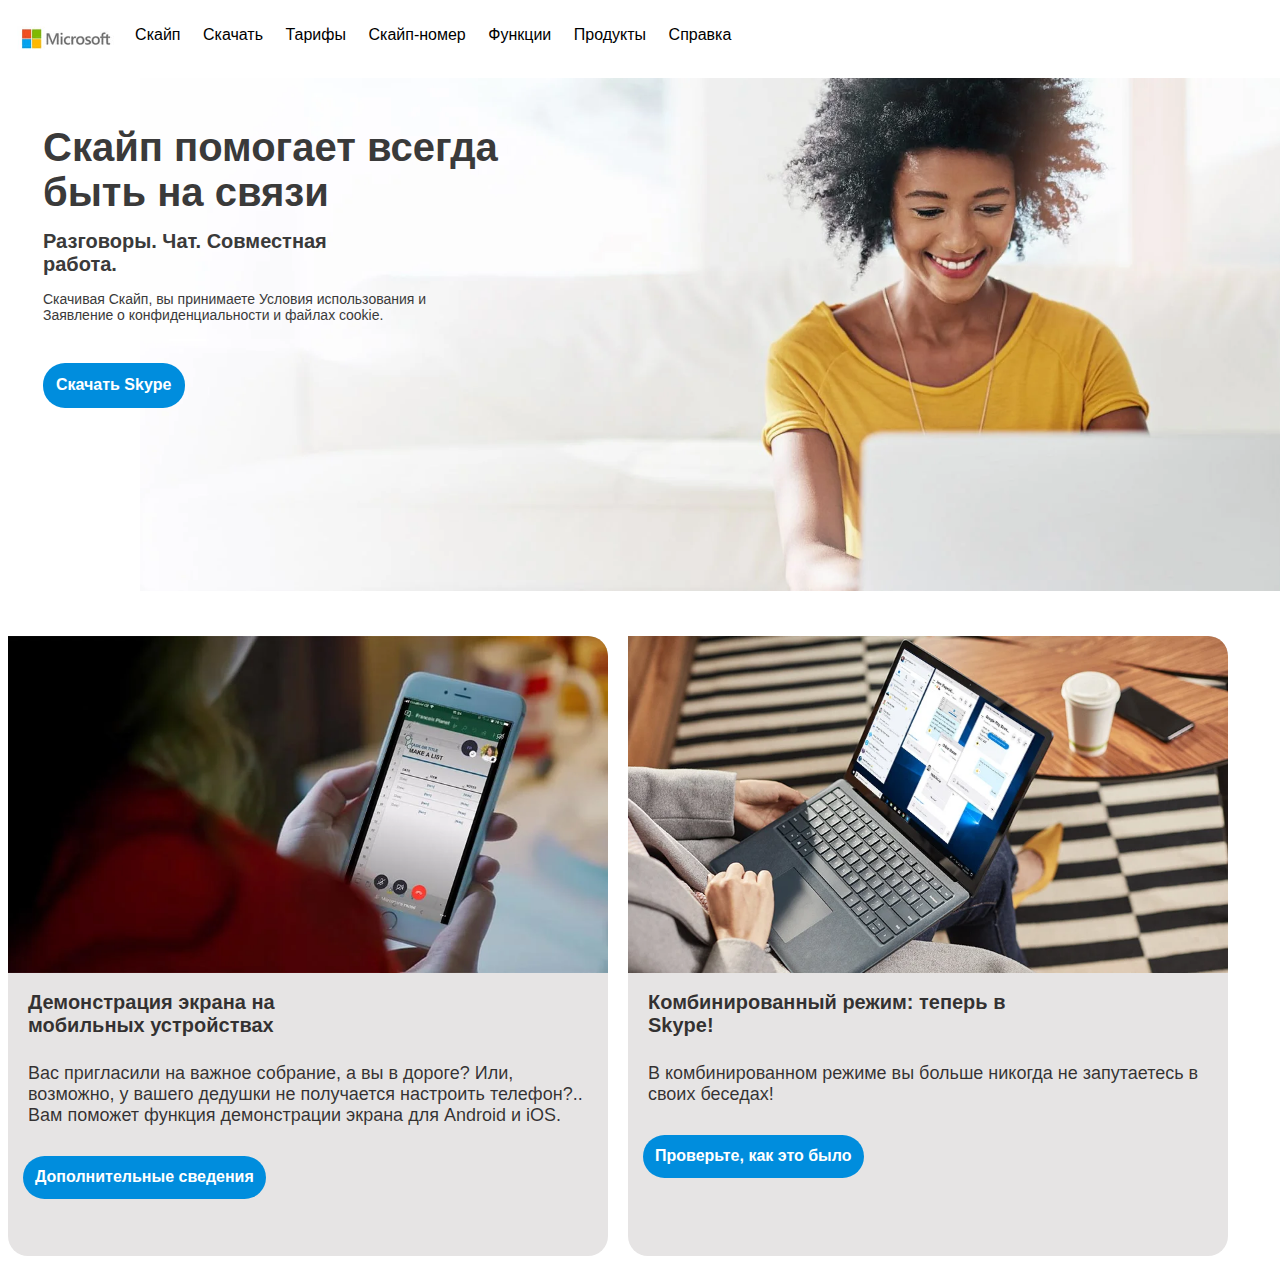
<file: index.html>
<!DOCTYPE html>
<html>
  <head>
    <meta charset="utf-8" />
    <title>Block and Float</title>
    <meta name="description" content="" />
    <link rel="stylesheet" href="./css/style15.css" />
  </head>
  <body>
    <div class="line">
      <img class="img" src="./img/img2.jpg" alt="Microsoft" />
      <a href="#" class="menu">Скайп</a>
      <a href="#" class="menu">Скачать</a>
      <a href="#" class="menu">Тарифы</a>
      <a href="#" class="menu">Скайп-номер</a>
      <a href="#" class="menu">Функции</a>
      <a href="#" class="menu">Продукты</a>
      <a href="#" class="menu">Справка </a>
    </div>

    <br />
    <br />

      <div class="container">
          <div class="bg">
        
            <h2 class="help">Скайп помогает всегда<br>быть на связи</h2>

            <p class="chat">Разговоры. Чат. Совместная<br>работа.</p>

            <p class="conditions">Скачивая Скайп, вы принимаете Условия использования и
            <br>
            Заявление о конфиденциальности и файлах cookie.</p>

            <a href="#" class="link_one">Скачать Skype</a>
            </div>
      </div>
    <br />
    <br />

      <div class="block">
        <div class="block_one">

          <img class="foto" src="./img/skype2.webp" alt="screen"/>

          <h2 class="skype">Демонстрация экрана на<br>мобильных устройствах</h2>

          <p class="number">
          Вас пригласили на важное собрание, а вы в дороге? Или, возможно, у вашего дедушки не получается настроить телефон?.. Вам поможет функция демонстрации экрана для Android и iOS.
          </p>

          <a href="#" class="link_two">Дополнительные сведения</a>
        </div>
      </div>
      

      <div class="block">
        <div class="block_two">

          <img class="foto" src="./img/skype3.webp" alt="mode" />

          <h2 class="skype">Комбинированный режим: теперь в<br>Skype!</h2>

          <p class="number">
          В комбинированном режиме вы больше никогда не запутаетесь в своих беседах!
          </p>

          <a href="#" class="link_two">Проверьте, как это было</a>
        </div>
      </div>
  </body>
</html>
</file>
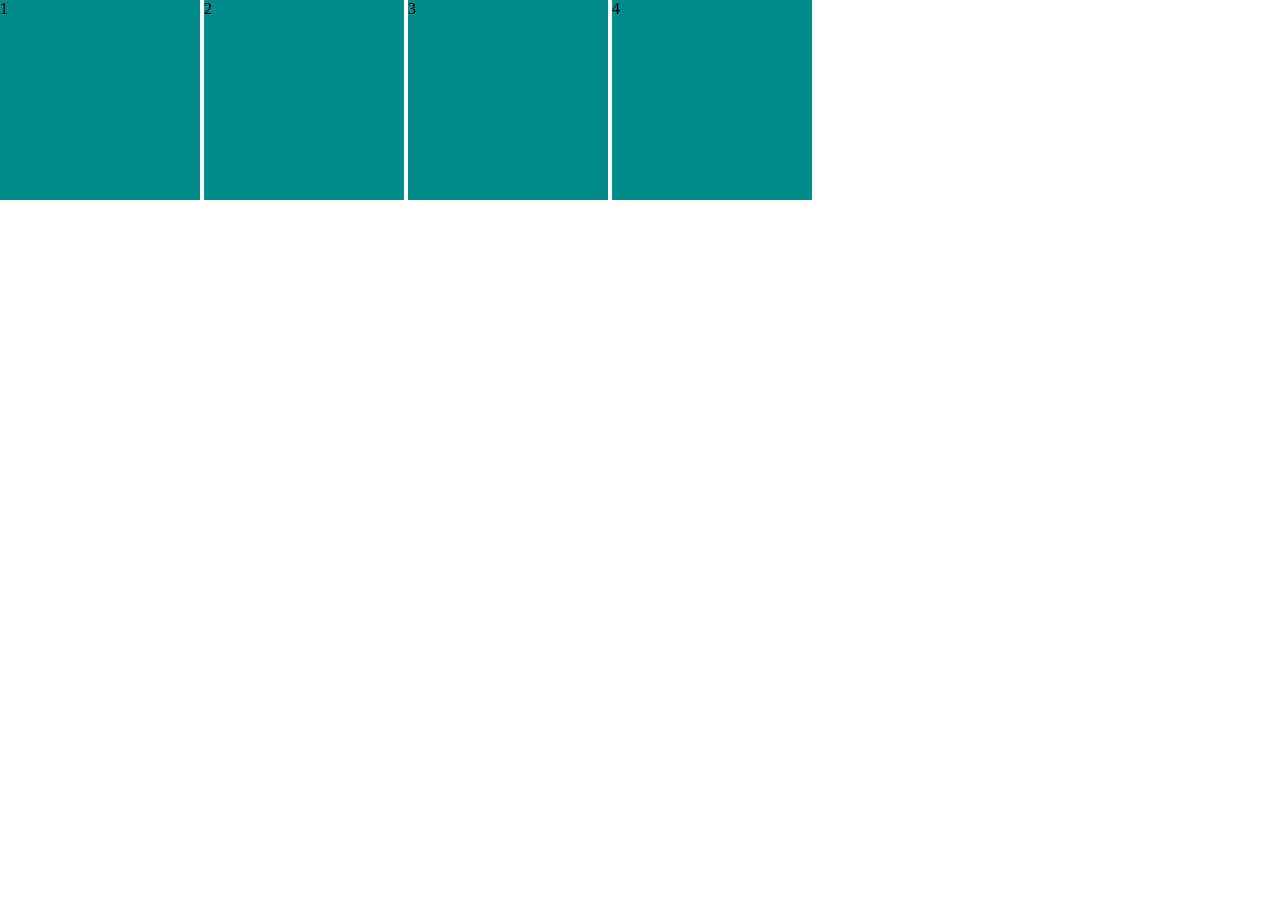
<file: display.html>
<!DOCTYPE html>
<html>
    <head>
        <meta charset="UTF-8">
        <title>Display</title>
        <style>
            html,
            body {
                margin: 0;
            }

            div {
                width: 200px;
                height: 200px;
                background-color: darkcyan;
                display: inline-block;
            }
        </style>
    </head>
    <body>
        <div>1</div>
        <div>2</div>
        <div>3</div>
        <div>4</div>
    </body>
</html>
</file>
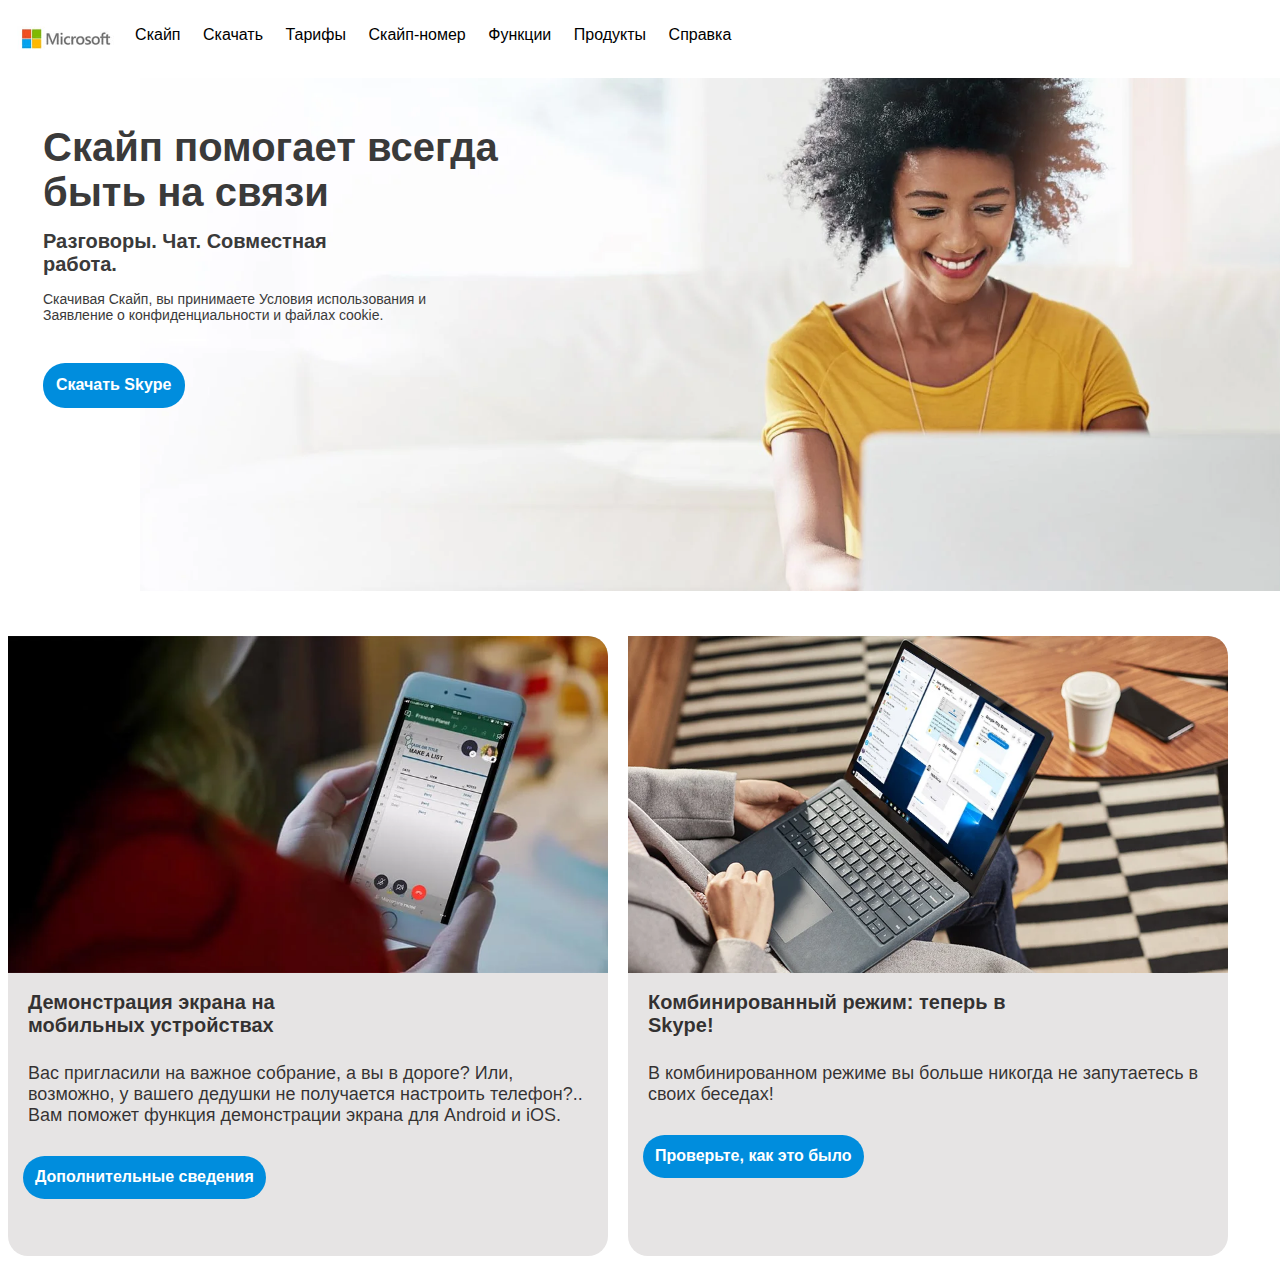
<file: DZ #15.html>
<!DOCTYPE html>
<html>
  <head>
    <meta charset="utf-8" />
    <title>Block and Float</title>
    <meta name="description" content="" />
    <link rel="stylesheet" href="./css/style15.css" />
  </head>
  <body>
    <div class="line">
      <img class="img" src="./img/img2.jpg" alt="Microsoft" />
      <a href="#" class="menu">Скайп</a>
      <a href="#" class="menu">Скачать</a>
      <a href="#" class="menu">Тарифы</a>
      <a href="#" class="menu">Скайп-номер</a>
      <a href="#" class="menu">Функции</a>
      <a href="#" class="menu">Продукты</a>
      <a href="#" class="menu">Справка </a>
    </div>
    <br />
    <br />

    <!-- Миша а можно ли как-то сделать вот этот контейнер с изображением и текстом с помощью float? Или обтекание работает только снаружи, но не внутри картинки? -->
      <div class="container">
          <span class="bg">
        
            <h2 class="help">Скайп помогает всегда<br>быть на связи</h2>

            <p class="chat">Разговоры. Чат. Совместная<br>работа.</p>

            <p class="conditions">Скачивая Скайп, вы принимаете Условия использования и
            <br>
            Заявление о конфиденциальности и файлах cookie.</p>

            <a href="#" class="link_one">Скачать Skype</a>
          </span>
      </div>
    <br />
    <br />

      <div class="block">
        <img class="foto" src="./img/skype2.webp" alt="screen"/>
        <h2 class="skype">Демонстрация экрана на<br>мобильных устройствах</h2>

        <p class="number">
          Вас пригласили на важное собрание, а вы в дороге? Или, возможно, у вашего дедушки не получается настроить телефон?.. Вам поможет функция демонстрации экрана для Android и iOS.
        </p>

        <a href="#" class="link_two">Дополнительные сведения</a>
      </div>
      

      <div class="block">
        <img class="foto" src="./img/skype3.webp" alt="mode" />
        <h2 class="skype">Комбинированный режим: теперь в<br>Skype!</h2>

        <p class="number">
          В комбинированном режиме вы больше никогда не запутаетесь в своих беседах!
        </p>

        <a href="#" class="link_two">Проверьте, как это было</a>
      </div>
  </body>
</html>
</file>
<file: css/style15.css>
html {
  font-size: 10px;
}

.menu {
  color: black;
  background-color: #fff;
  margin: 13px 5px;
  padding: 5px 5px 3px 5px;
  text-decoration: none;
  font-size: 16px;
  font-family: "Segoe UI", Roboto, Oxygen, Ubuntu, Cantarell, sans-serif;
  outline: none;
  border-bottom: 1px solid transparent;
  vertical-align: top;
}

.menu:hover {
  border-bottom: 1.8px solid;
}

a {
  display: inline-block;
}

.link_one:hover {
  background-color: #1377b1;
  color: white;
}

.link_one:active {
  background-color: rgb(59, 59, 59);
  color: #fff;
}

.link_two:hover {
  background-color: #1377b1;
  color: white;
}

.link_two:hover:active {
  background-color: rgb(59, 59, 59);
  color: #fff;
}

.link_three:hover {
  background-color: #1377b1;
  color: white;
}

.link_three:hover:active {
  background-color: rgb(59, 59, 59);
  color: #fff;
}

.img {
  width: 14%;
  box-sizing:border-box;
  cursor: pointer;
}

.line {
  display: block;
  float: left;
  overflow: hidden;
  margin: 0;
}

.bg {
  background: url(../img/skype1.webp) no-repeat;
  background-position: right;
  background-size: 90%;
  width: 1300px;
  height: 500px;
  padding: 10px 10px;
  border-radius: 0 30px 30px 30px;
  box-sizing: content-box;
  display: inline-block;
}

.foto {
  box-sizing: content-box;
  background-size: contain;
  border-radius: 0 18px 0 0;
  width: 600px;
}

.container {
  width: 1400px;
  height: 550px;
  display: inline-block;
}

.block {
  color: rgb(0, 0, 0);
  background-color: rgb(230, 228, 228);
  font-size: 20px;
  border-radius: 0 20px 20px 20px;
  font-family: "Segoe UI", Roboto, Oxygen, Ubuntu, Cantarell, sans-serif;
  text-decoration: none;
  width: 600px;
  height: 620px;
  display: block;
  box-sizing: content-box;
  margin-right: 20px;
  margin-bottom: 10px;
  float: left;
  overflow: hidden;
}

.help {
  color: rgb(58, 58, 58);
  text-align: left;
  padding: 40px 10px 10px 25px;
  margin: 0px;
  font-size: 40px;
  font-family: "Segoe UI", Roboto, Oxygen, Ubuntu, Cantarell, sans-serif;
}

.chat {
  color: rgb(58, 58, 58);
  font-style: normal;
  font-size: 20px;
  font-weight: bold;
  text-align: left;
  margin: 0px;
  padding: 5px 10px 5px 25px;
  display: inline-block;
  font-family: "Segoe UI", Roboto, Oxygen, Ubuntu, Cantarell, sans-serif;
}

.conditions {
  color: rgb(58, 58, 58);
  font-style: normal;
  font-size: 14px;
  text-align: left;
  margin: 0px;
  padding: 10px 10px 5px 25px;
  display: block;
  font-family: "Segoe UI", Roboto, Oxygen, Ubuntu, Cantarell, sans-serif;
}

.skype {
  text-align: left;
  padding: 13px 20px;
  margin: 0px;
  font-size: 20px;
  font-family: "Segoe UI", Roboto, Oxygen, Ubuntu, Cantarell, sans-serif;
  color: rgba(19, 17, 17, 0.856);
}

.number {
  font-style: normal;
  font-size: 18px;
  text-align: left;
  margin: 0px;
  padding: 13px 20px 20px 20px;
  color: rgba(19, 17, 17, 0.856);
}

.link_one {
  text-align: center;
  color: #fff;
  background-color: #008ddd;
  padding: 13px 13px;
  margin-left: 25px;
  margin-top: 35px;
  text-decoration: none;
  font-size: 16px;
  border-radius: 22px;
  font-family: "Segoe UI", Roboto, Oxygen, Ubuntu, Cantarell, sans-serif;
  outline: none;
  font-weight: bold;
  box-sizing: content-box;
  border-bottom: 1px solid transparent;
}

.link_two {
  text-align: center;
  padding: 12px 12px;
  margin-left: 15px;
  margin-top: 10px;
  color: #fff;
  background-color: #008ddd;
  text-decoration: none;
  font-size: 16px;
  border-radius: 22px;
  font-family: "Segoe UI", Roboto, Oxygen, Ubuntu, Cantarell, sans-serif;
  outline: none;
  font-weight: bold;
  box-sizing: content-box;
  border-bottom: 1px solid transparent;
}
</file>
